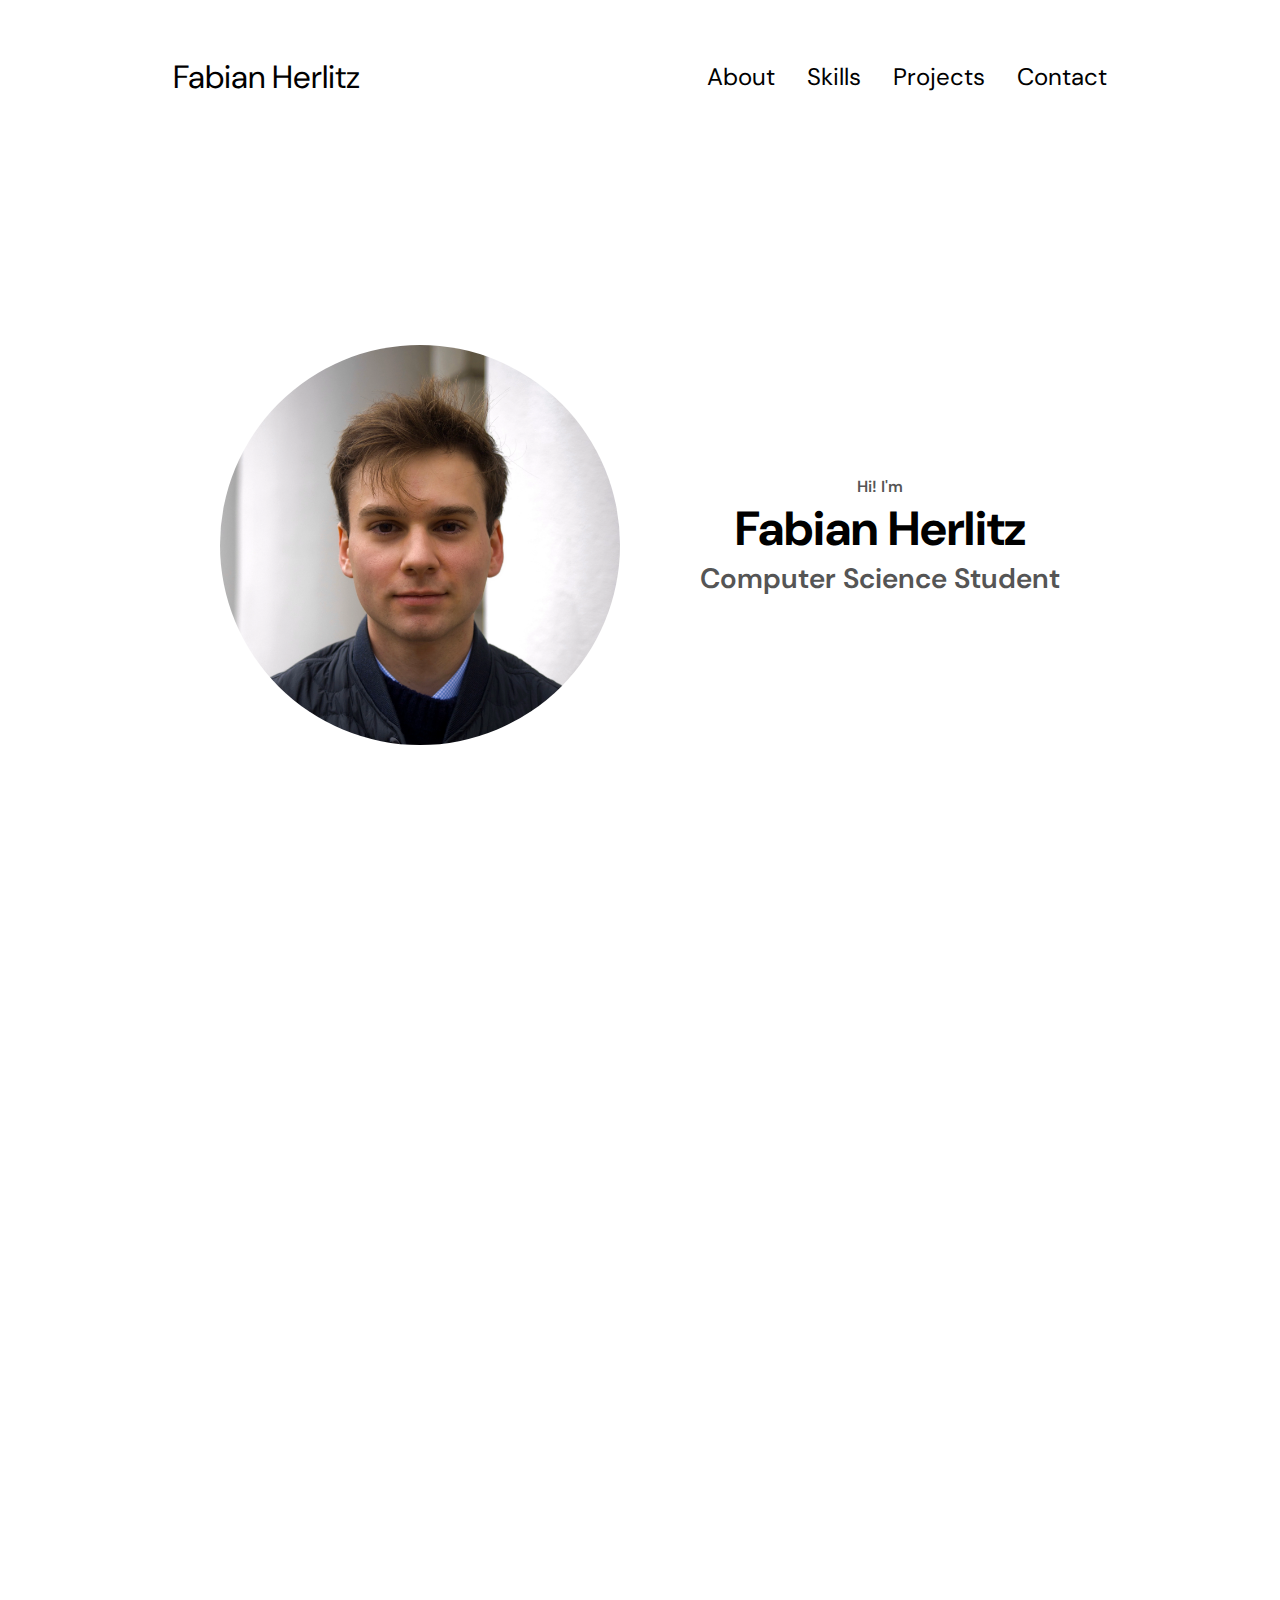
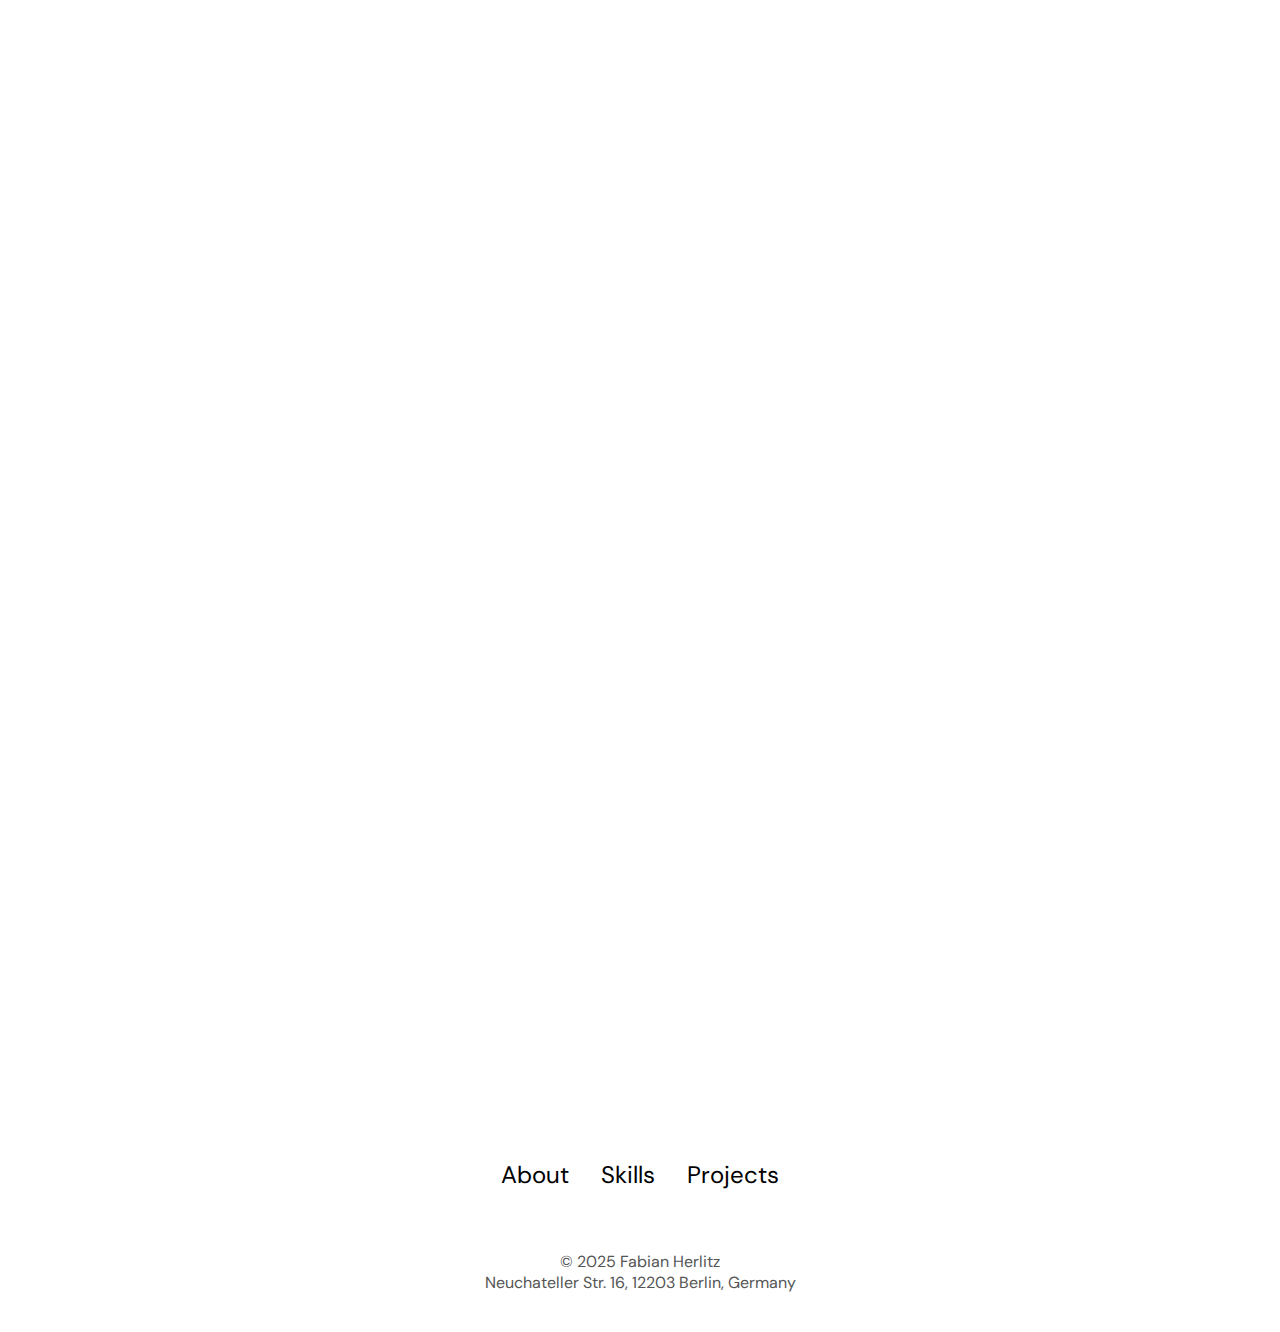
<file: index.html>
<!DOCTYPE html>
<html lang="en">
<head>
    <meta charset="UTF-8">
    <meta name="viewport" content="width=device-width, initial-scale=1.0">
    <link rel="preconnect" href="https://fonts.googleapis.com">
    <link rel="preconnect" href="https://fonts.gstatic.com" crossorigin>
    <link href="https://fonts.googleapis.com/css2?family=DM+Sans:ital,opsz,wght@0,9..40,100..1000;1,9..40,100..1000&display=swap" rel="stylesheet" crossorigin="anonymous">
    <link rel="canonical" href="https://www.fherlitz.com">
    <title>Fabian Herlitz • Computer Science Student</title>
    <meta name="description" content="Computer science student with a talent for quantitative sciences and experience living in three countries.">
    <meta name="theme-color" content="#ffffff">
    <meta name="keywords" content="Fabian Herlitz, Fabian, Herlitz">
    <meta name="author" content="Fabian Herlitz">
    <meta name="robots" content="index, follow">
    <link rel="stylesheet" href="styles.css">
    <link rel="stylesheet" href="media.queries.css"> 
    <!-- Open Graph Meta Tags -->
    <meta property="og:title" content="Fabian Herlitz • Computer Science Student">
    <meta property="og:description" content="Explore the portfolio and skills of Fabian Herlitz, a passionate computer science student.">
    <meta property="og:url" content="https://www.fherlitz.com">
    <meta property="og:site_name" content="Fabian Herlitz">
    <meta property="og:type" content="website">
    <!-- Favicon and Site Icon Links -->
    <link rel="icon" type="image/png" href="favicon/favicon-16x16-new.png" sizes="16x16">
    <link rel="icon" type="image/png" href="favicon/favicon-32x32-new.png" sizes="32x32">
    <link rel="icon" type="image/png" href="favicon/favicon-96x96-new.png" sizes="96x96">
    <link rel="icon" type="image/svg+xml" href="favicon/favicon-new.svg">
    <link rel="shortcut icon" href="favicon/favicon-new.ico">
    <link rel="apple-touch-icon" sizes="180x180" href="favicon/apple-touch-icon-new.png">
    <link rel="manifest" href="favicon/site.webmanifest">
    <!-- Schema Markup -->
    <script type="application/ld+json">
        {
            "@context": "https://schema.org",
            "@type": "Person",
            "@id": "https://www.fherlitz.com#person",
            "name": "Fabian Herlitz Miranda",
            "url": "https://www.fherlitz.com",
            "image": "https://www.fherlitz.com/assets/profile-original.webp",
            "jobTitle": "Computer Science Student",
            "description": "Computer science student with a talent for quantitative sciences, programming, algorithms, and software development.",
            "email": "mailto:hi@fherlitz.com",
            "telephone": "+49 152 34695993",
            "gender": "Male",
            "nationality": "German",
            "birthDate": "2003-06-05",
            "address": {
                "@type": "PostalAddress",
                "streetAddress": "Neuchateller Str. 16",
                "addressLocality": "Berlin",
                "addressRegion": "Berlin",
                "addressCountry": "Germany"
            },
            "alumniOf": {
                "@type": "EducationalOrganization",
                "name": "Freie Universität Berlin",
                "sameAs": "https://www.fherlitz.com/education", 
                "description": "Currently focused on Machine Learning, Spatial Databases, and Software Development. Achieved a preliminary grade average of 1.6."
            },
            "sameAs": [
                "https://www.linkedin.com/in/fherlitz",
                "https://www.instagram.com/fabianherlitz",
                "https://github.com/fherlitz"
            ],
            "knowsLanguage": [
                {
                    "@type": "Language",
                    "name": "German"
                },
                {
                    "@type": "Language",
                    "name": "Spanish"
                },
                {
                    "@type": "Language",
                    "name": "English"
                }
            ],   
            "knowsAbout": [
                "Running", 
                "Drawing", 
                "Photography"
            ],
            "mainEntityOfPage": {
                "@type": "WebPage",
                "@id": "https://www.fherlitz.com"
            }
        }
    </script>        
</head>
<body>
    <!-- NAVIGATION BAR -->
    <nav id="desktop-nav" class="animate">
        <div class="logo">Fabian Herlitz</div>
        <div>
            <ul class="nav-links">
                <li><a href="#about">About</a></li>
                <li><a href="#skills">Skills</a></li>
                <li><a href="#projects">Projects</a></li>
                <li><a href="#contact">Contact</a></li>
            </ul>
        </div>
    </nav>
    <nav id="hamburger-nav">
        <div class="logo animate">Fabian Herlitz</div>
        <div class="hamburger-menu">
            <div class="hamburger-icon animate" onclick="toggleMenu()">
                <span></span>
                <span></span>
                <span></span>
            </div>
            <div id="overlay" class="overlay">
                <div class="overlay-content">
                    <ul class="overlay-links">
                        <li><a href="#about" onclick="toggleMenu()">About</a></li>
                        <li><a href="#skills" onclick="toggleMenu()">Skills</a></li>
                        <li><a href="#contact" onclick="toggleMenu()">Contact</a></li>
                        <li><a href="#projects" onclick="toggleMenu()">Projects</a></li>
                    </ul>
                </div>
            </div>
        </div>
    </nav>
    <!-- START SECTION -->
    <section id="profile" class="animate">
        <div class="section__pic-container">
            <picture>
                <source srcset="assets/profile-800.webp" media="(max-width: 1200px)">
                <source srcset="assets/profile-original.webp" media="(min-width: 1201px)">
                <img src="assets/profile-original.webp" alt="Fabian Herlitz profile picture" class="profile-pic">
              </picture>              
        </div>
        <div class="section__text">
            <p class="section__text__p1">Hi! I'm</p>
            <h1 class="title">Fabian Herlitz</h1>
            <p class="section__text__p2">Computer Science Student</p>
        </div>
    </section>
    <!-- ABOUT SECTION -->
    <section id="about" class="animate">
        <p class="section__text__p1">Get To Know More</p>
        <h1 class="title">About Me</h1>
        <div class="section-container">
            <div class="section__pic-container">
                <picture>
                    <source srcset="assets/about-800.webp" media="(max-width: 1200px)">
                    <source srcset="assets/about-original.webp" media="(min-width: 1201px)">
                    <img src="assets/about-original.webp" alt="Profile picture" class="about-pic" loading="lazy">
                  </picture>                  
            </div>
            <div class="about-details-container">
                <div class="about-containers">
                    <div class="details-container">
                        <img src="assets/education.webp" alt="Education icon" class="icon" loading="lazy">
                        <h2>Education</h3>
                        <p>Bachelor of Computer Science (2022 - Present)</p> 
                        <ul>
                            <li>Currently in my fifth semester at Freie Universität Berlin</li>
                        </ul>
                    </div>
                </div>
                <div class="text-container">
                    <p>Computer science student with a talent for quantitative sciences
                        and experience living in three countries. Skilled in programming,
                        algorithms and software development, bringing a solid foundation
                        in these areas. I am eager to contribute to a dynamic team,
                        applying my knowledge to solve challenges in this field.</p>
                        <br>
                    <p>Some of my interests are Running - Enthusiastic Member
                        of Adidas runners Berlin, I enjoy
                        running to stay active and clear my
                        mind,
                        Language Learning - Passionate
                        about learning new
                        programming languages,
                        Art - Casual artist, finding joy and
                        relaxation in drawing</p>
                </div>
            </div>
        </div>
        <img src="assets/arrow.webp" alt="Arrow icon" class="icon arrow" onclick="location.href='./#skills'" loading="lazy">
    </section>
    <!-- SKILLS SECTION -->
    <section id="skills" class="animate">
        <p class="section__text__p1">Explore My</p>
        <h1 class="title">Skills</h1>
        <div class="skills-details-container">
            <div class="about-containers">
                <div class="details-container">
                    <h2 class="skills-sub-title">Procifient</h2>
                    <div class="article-container">
                        <article>
                            <img src="assets/checkmark.webp" alt="Skills icon" class="icon" loading="lazy">
                            <div>
                                <h3>Python</h3>
                                <p>Daily use, very familiar with</p>
                            </div>
                        </article>
                        <article>
                            <img src="assets/checkmark.webp" alt="Skills icon" class="icon" loading="lazy">
                            <div>
                                <h3>C</h3>
                                <p>Experienced with projects</p>
                            </div>
                        </article>
                        <article>
                            <img src="assets/checkmark.webp" alt="Skills icon" class="icon" loading="lazy">
                            <div>
                                <h3>Haskell</h3>
                                <p>Experienced with projects</p>
                            </div>
                        </article>
                        <article>
                            <img src="assets/checkmark.webp" alt="Skills icon" class="icon" loading="lazy">
                            <div>
                                <h3>SQL</h3>
                                <p>Experienced with projects and PostgreSQL</p>
                            </div>
                        </article>
                    </div>
                </div>
                <div class="details-container">
                    <h2 class="skills-sub-title">Competent</h2>
                    <div class="article-container">
                        <article>
                            <img src="assets/checkmark.webp" alt="Skills icon" class="icon" loading="lazy">
                            <div>
                                <h3>Java</h3>
                                <p>Comfortable with</p>
                            </div>
                        </article>
                        <article>
                            <img src="assets/checkmark.webp" alt="Skills icon" class="icon" loading="lazy">
                            <div>
                                <h3>HTML</h3>
                                <p>Experience through this website</p>
                            </div>
                        </article>
                        <article>
                            <img src="assets/checkmark.webp" alt="Skills icon" class="icon" loading="lazy">
                            <div>
                                <h3>CSS</h3>
                                <p>Experience through this website</p>
                            </div>
                        </article>
                    </div>
                </div>
                <div class="details-container">
                    <h2 class="skills-sub-title">Essentials</h2>
                    <div class="article-container">
                        <article>
                            <img src="assets/checkmark.webp" alt="Skills icon" class="icon" loading="lazy">
                            <div>
                                <h3>JavaScript</h3>
                                <p>Experimenting with</p>
                            </div>
                        </article>
                        <article>
                            <img src="assets/checkmark.webp" alt="Skills icon" class="icon" loading="lazy">
                            <div>
                                <h3>Dart</h3>
                                <p>Currently learning</p>
                            </div>
                        </article>
                    </div>
                </div>
            </div>
        </div>
        <img src="assets/arrow.webp" alt="Arrow icon" class="icon arrow" onclick="location.href='./#projects'" loading="lazy">
    </section>
    <!-- PROJECTS SECTION -->
    <section id="projects" class="animate">
        <p class="section__text__p1">Take a look at my</p>
        <h1 class="title">Projects</h1>
        <div class="projects-container">
            <div class="projects-box" data-modal-target="#modal1">
                <h2>BeLIFE Project</h2>
                <p>
                    Contributor to a software development project to improve 
                    the Future Security Lab's technical infrastructure, focusing 
                    on system administration, interface development, and optimizing 
                    the user experience. Implemented a Centralized shutdown of all 
                    devices with the click of a button as well as a fully functional 
                    website to manage their events
                </p>
            </div>
            <div class="projects-box" data-modal-target="#modal2">
                <h2>Timebreak Recorder</h2>
                <p>
                    Currently in the development of a flutter App that monitors 
                    satellite and accelerometer data in real time to detect 
                    events based on movement peaks, recording position, precise 
                    time (GNSS UTC), and impact axis, with manual validation and 
                    data export for analysis in the field of geophysics
                </p>
            </div>
            <div class="projects-box" data-modal-target="#modal3">
                <h2>Green Belt Timeline</h2>
                <p>
                    The Green Belt in England is an urban planning strategy to 
                    limit the uncontrolled expansion of cities and to preserve 
                    open landscapes around urban areas. Created a website to 
                    visually see the evolution of this spatial data over the 
                    years with the help of the Frameworks Vue.js, Leaflet.js, 
                    Bootstrap as well as QGIS and PostgreSQL
                </p>
            </div>
        </div>
        <img src="assets/arrow.webp" alt="Arrow icon" class="icon arrow" onclick="location.href='./#contact'" loading="lazy">
    </section>

    <!-- Modals -->
    <div class="modal" id="modal1">
        <div class="modal-content">
        <span class="close" data-close>&times;</span>
        <h3>BeLIFE Project</h3>
        <p>
            Contributor to a software development project to improve 
            the Future Security Lab's technical infrastructure, focusing 
            on system administration, interface development, and optimizing 
            the user experience. Implemented a Centralized shutdown of all 
            devices with the click of a button as well as a fully functional 
            website to manage their events
        </p>
        </div>
    </div>
    <div class="modal" id="modal2">
        <div class="modal-content">
        <span class="close" data-close>&times;</span>
        <h3>Timebreak Recorder</h3>
        <p>
            Currently in the development of a flutter App that monitors 
            satellite and accelerometer data in real time to detect 
            events based on movement peaks, recording position, precise 
            time (GNSS UTC), and impact axis, with manual validation and 
            data export for analysis in the field of geophysics
        </p>
        </div>
    </div>
    <div class="modal" id="modal3">
        <div class="modal-content">
        <span class="close" data-close>&times;</span>
        <h3>Green Belt Timeline</h3>
        <p>
            The Green Belt in England is an urban planning strategy to 
            limit the uncontrolled expansion of cities and to preserve 
            open landscapes around urban areas. Created a website to 
            visually see the evolution of this spatial data over the 
            years with the help of the Frameworks Vue.js, Leaflet.js, 
            Bootstrap as well as QGIS and PostgreSQL
        </p>
        <a href="https://fherlitz.com/green_belt_timeline/">Click here to see more</a>
        </div>
    </div>
    
    <!-- CONTACT SECTION -->
    <section id="contact" class="animate">
        <p class="section__text__p1">Get in Touch</p>
        <h1 class="title">Contact Me</h1>
        <div class="contact-info-upper-container">
            <div class="contact-info-container">
                <img src="assets/email.webp" alt="email icon" class="icon email-icon" loading="lazy">
                <p><a href="mailto:hi@fherlitz.com">hi@fherlitz.com</a></p>
            </div>
            <div class="contact-info-container">
                <img src="assets/phone.webp" alt="phone icon" class="icon phone-icon" loading="lazy">
                <p><a href="tel:+4915234695993">+49 152 34695993</a></p>
            </div>
        </div>
    </section>
    <footer>
        <nav>
            <div class="nav-links-container">
                <ul class="nav-links">
                    <li><a href="#about">About</a></li>
                    <li><a href="#skills">Skills</a></li>
                    <li><a href="#projects">Projects</a></li>
                </ul>
            </div>
        </nav>
        <p>&#169; 2025 Fabian Herlitz</p>
        <p>Neuchateller Str. 16, 12203 Berlin, Germany</p>
    </footer>
    <script src="script.js" defer></script>
</body>
</html>
</file>
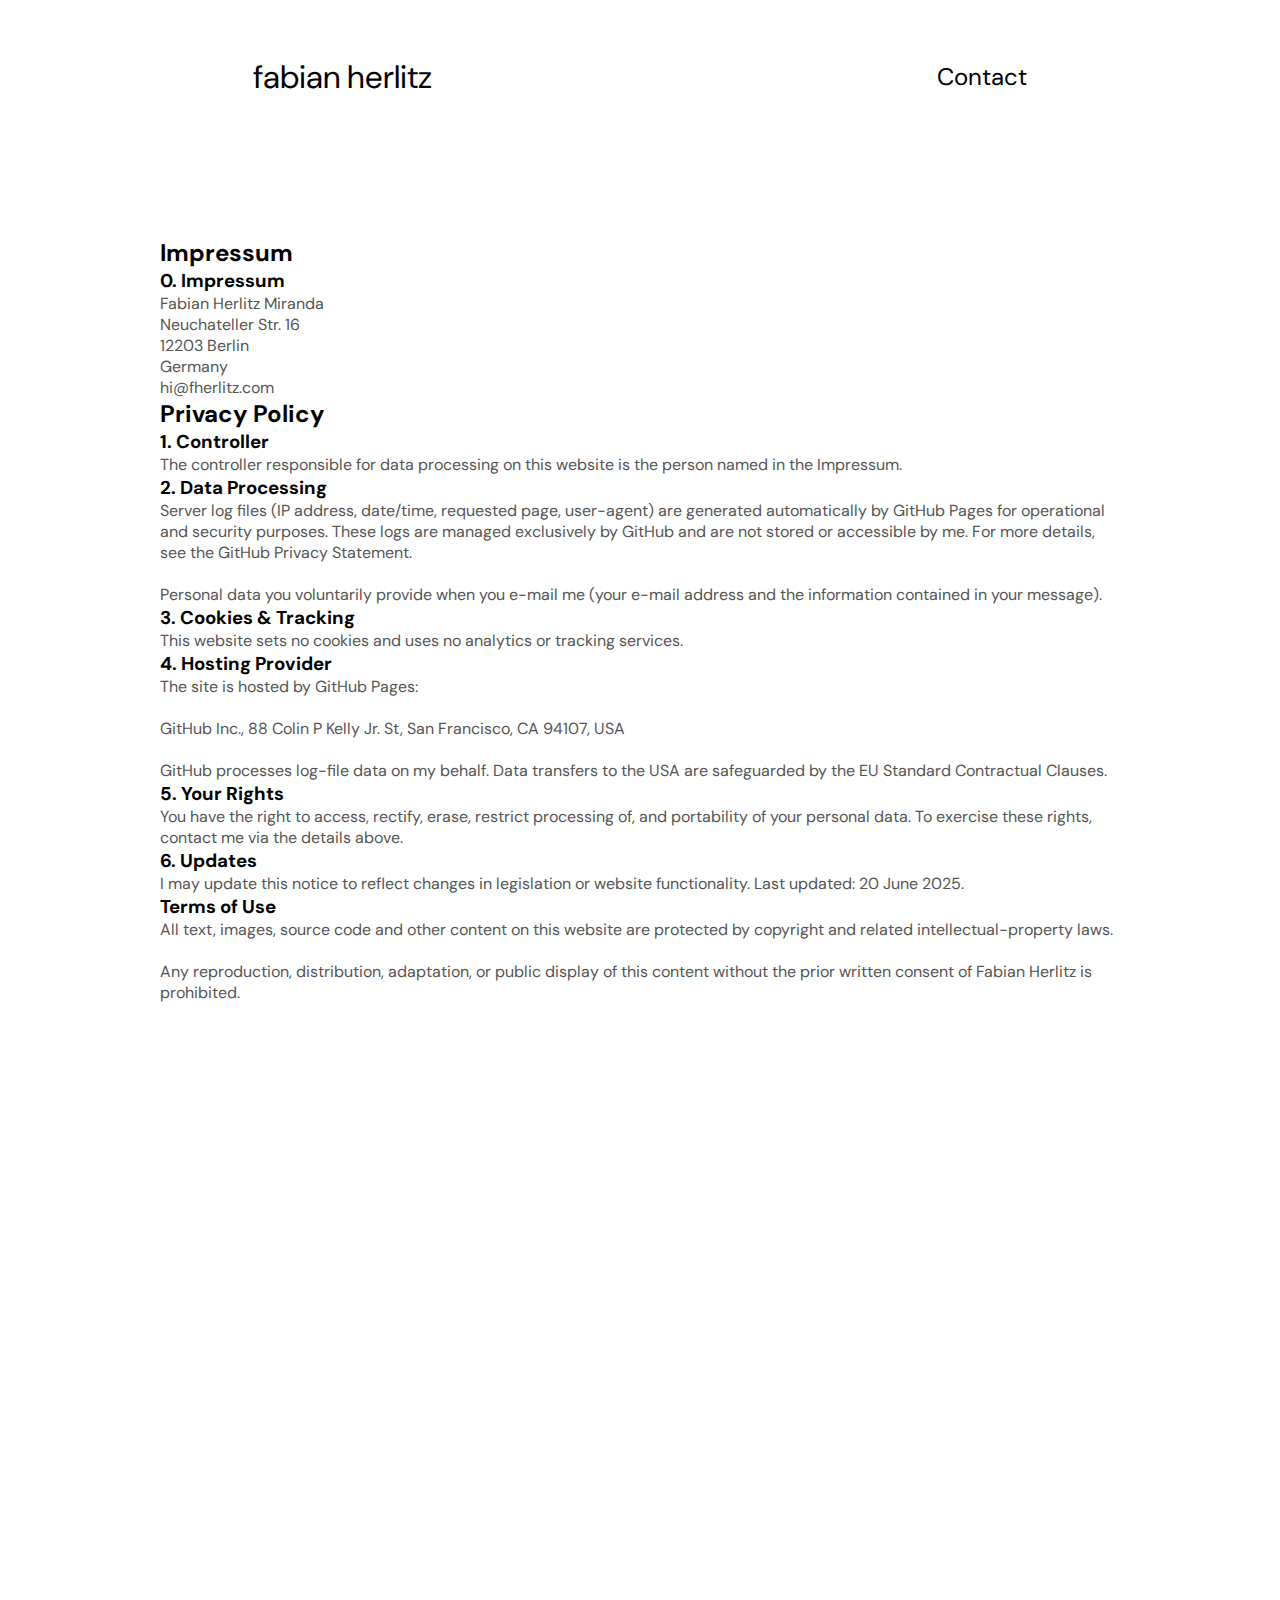
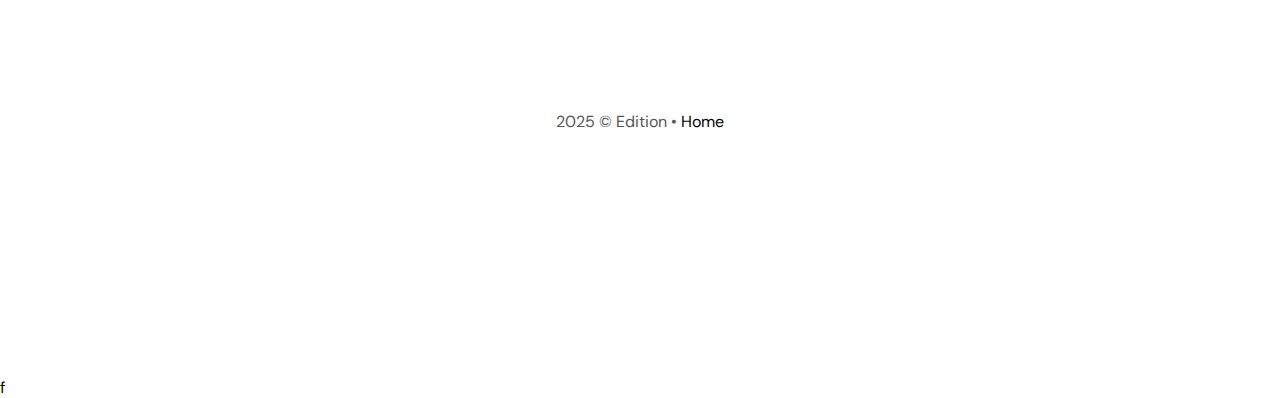
<file: legal/index.html>
<!DOCTYPE html>
<html lang="en">
<head>
    <meta charset="UTF-8">
    <meta name="viewport" content="width=device-width, initial-scale=1.0">
    <meta name="robots" content="noindex">
    <title>Legal Notice • Fabian Herlitz</title>
    <link rel="stylesheet" href="../styles.css">
    <link rel="stylesheet" href="../media.queries.css">
</head>
<body>
    <!-- NAVIGATION BAR -->
    <nav id="desktop-nav">
        <a href="/" class="logo logo-main">fabian herlitz</a>
        <div>
            <ul class="nav-links">
                <li><a href="#contact">Contact</a></li>
            </ul>
        </div>
    </nav>

    <section id="legal">    
        <!-- IMPRESSUM -->
        <h2 class="category-title" style="margin-top:3rem;">Impressum</h2>
        <div class="legal-item">
            <h3 class="legal-subtitle">0. Impressum</h3>
            <ul class="skill-items">
                <li class="skill-item">
                    Fabian Herlitz Miranda<br>
                    Neuchateller Str. 16<br>
                    12203 Berlin<br>
                    Germany<br>
                    hi@fherlitz.com
                </li>
            </ul>
        </div>
        <!-- PRIVACY POLICY -->
        <h2 class="category-title">Privacy Policy</h2>
        <div class="legal-item">
            <h3 class="legal-subtitle">1. Controller</h3>
            <ul class="skill-items">
                <li class="skill-item">The controller responsible for data processing on this website is the person named in the Impressum.</li>
            </ul>
        </div>

        <div class="legal-item">
            <h3 class="legal-subtitle">2. Data Processing</h3>
            <ul class="skill-items">
                <li class="skill-item">Server log files (IP address, date/time, requested page, user-agent) are generated automatically by GitHub Pages for operational and security purposes. These logs are managed exclusively by GitHub and are not stored or accessible by me. For more details, see the GitHub Privacy Statement.<br><br>Personal data you voluntarily provide when you e-mail me (your e-mail address and the information contained in your message).</li>
            </ul>
        </div>

        <div class="legal-item">
            <h3 class="legal-subtitle">3. Cookies & Tracking</h3>
            <ul class="skill-items">
                <li class="skill-item">This website sets no cookies and uses no analytics or tracking services.</li>
            </ul>
        </div>

        <div class="legal-item">
            <h3 class="legal-subtitle">4. Hosting Provider</h3>
            <ul class="skill-items">
                <li class="skill-item">The site is hosted by GitHub Pages:<br><br>GitHub Inc., 88 Colin P Kelly Jr. St, San Francisco, CA 94107, USA<br><br>GitHub processes log-file data on my behalf. Data transfers to the USA are safeguarded by the EU Standard Contractual Clauses.</li>
            </ul>
        </div>

        <div class="legal-item">
            <h3 class="legal-subtitle">5. Your Rights</h3>
            <ul class="skill-items">
                <li class="skill-item">You have the right to access, rectify, erase, restrict processing of, and portability of your personal data. To exercise these rights, contact me via the details above.</li>
            </ul>
        </div>

        <div class="legal-item">
            <h3 class="legal-subtitle">6. Updates</h3>
            <ul class="skill-items">
                <li class="skill-item">I may update this notice to reflect changes in legislation or website functionality. Last updated: 20 June 2025.</li>
            </ul>
        </div>

        <div class="legal-item">
            <h3 class="legal-subtitle">Terms of Use</h3>
            <ul class="skill-items">
                <li class="skill-item">
                    All text, images, source code and other content on this website are protected by copyright and related intellectual-property laws.<br><br>
                    Any reproduction, distribution, adaptation, or public display of this content without the prior written consent of Fabian Herlitz is prohibited.</li>
            </ul>
        </div>
    </section>

    <section id="contact" class="animate">
        <div class="contact-container">
            <h1 class="contact-title">Inquiry</h1>
            <a href="mailto:hi@fherlitz.com" class="contact-email">hi@fherlitz.com</a>
        </div>
    </section>

    <footer style="text-align:center; padding:4rem 0 2rem 0;">
        <p>2025 &#169; Edition • <a href="/">Home</a></p>
    </footer>

    <a href="#" class="home-button"><span>f</span></a>
    <script src="../script.js" defer></script>
</body>
</html>
</file>
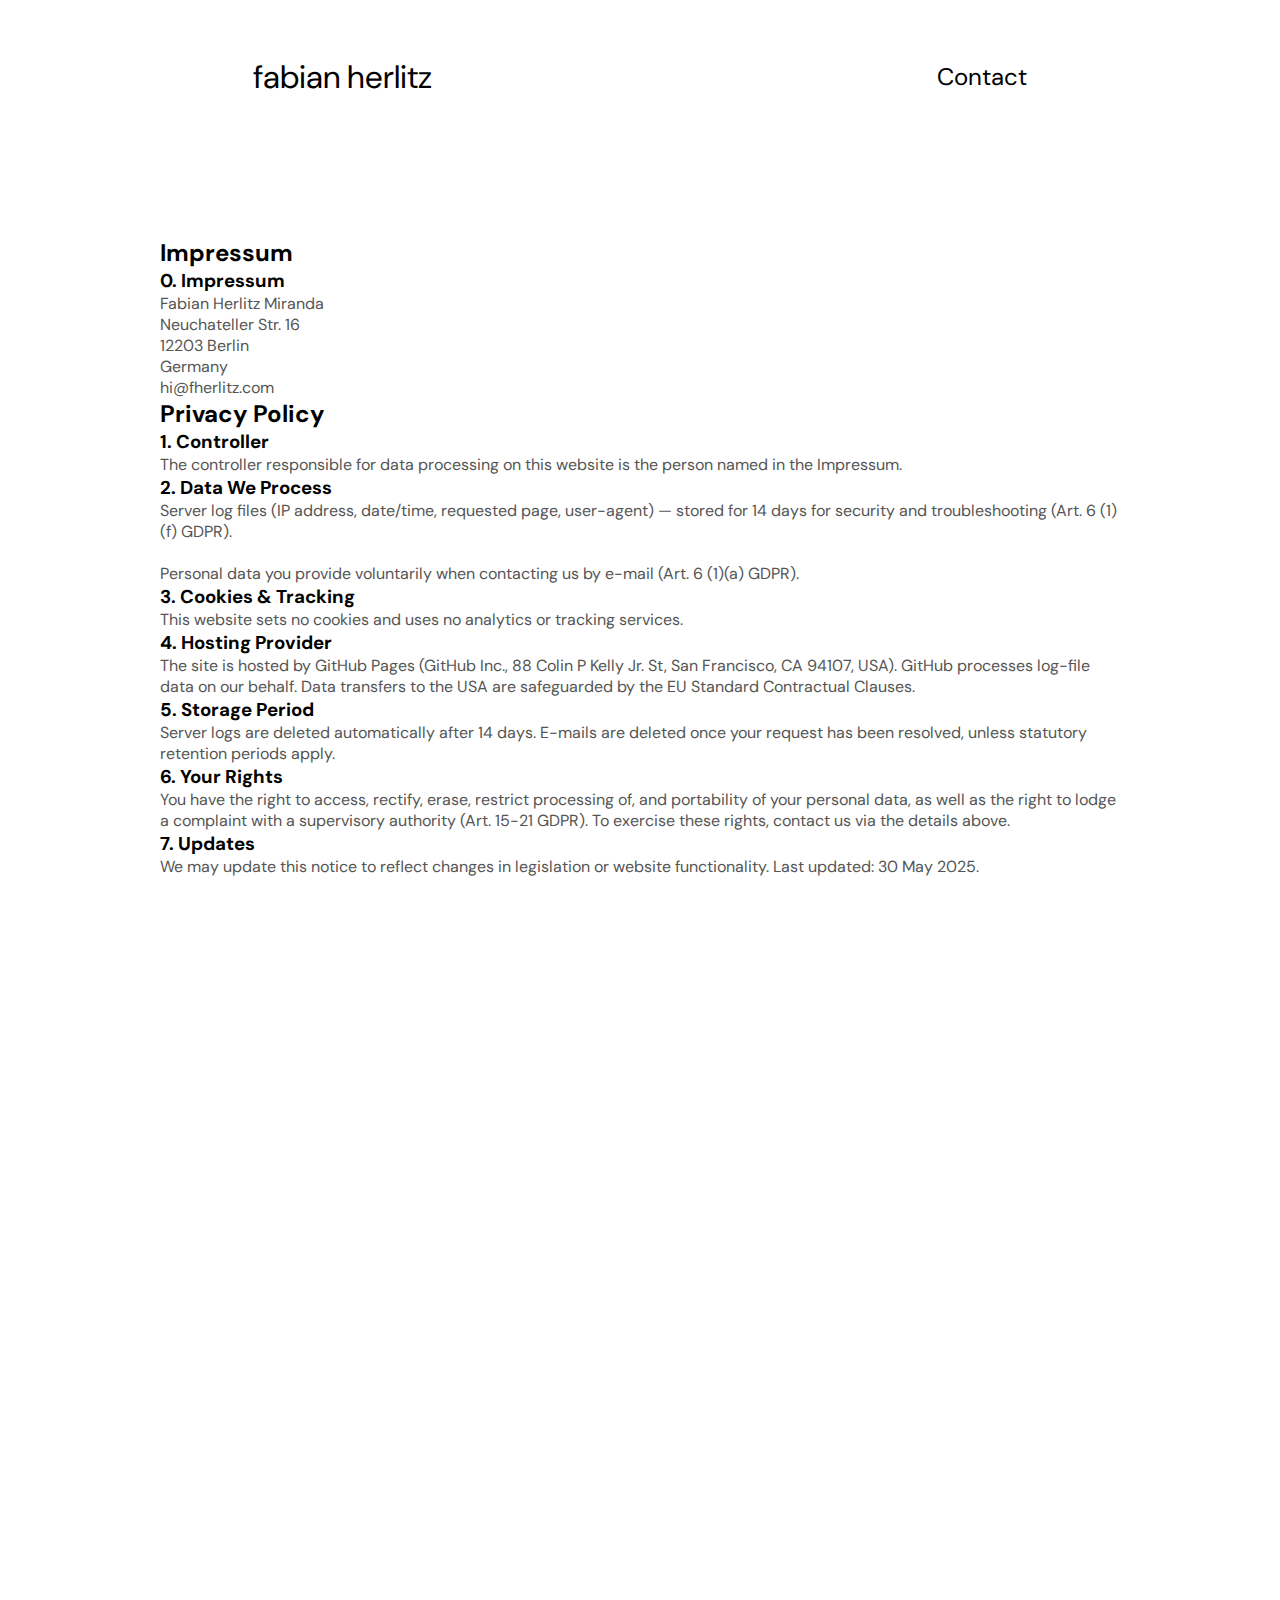
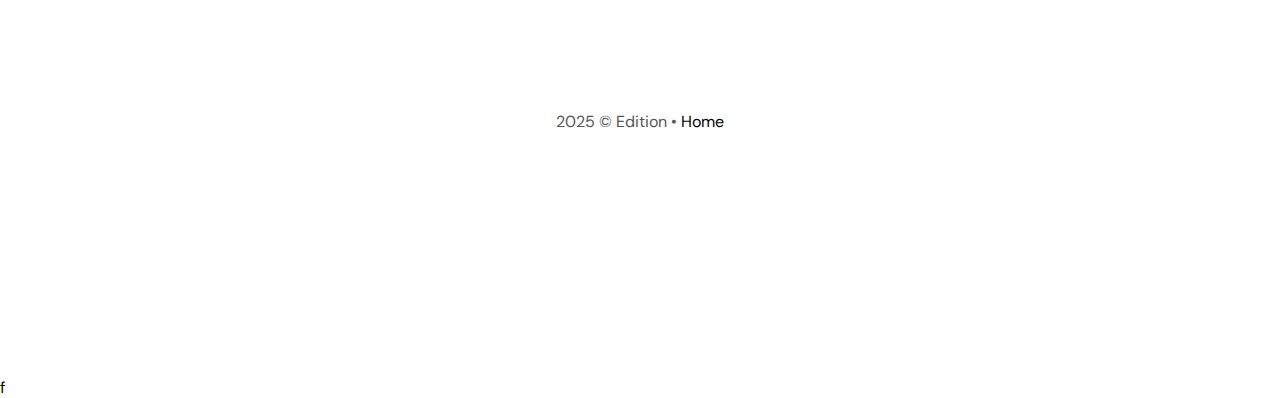
<file: legal.html>
<!DOCTYPE html>
<html lang="en">
<head>
    <meta charset="UTF-8">
    <meta name="viewport" content="width=device-width, initial-scale=1.0">
    <meta name="robots" content="noindex">
    <title>Legal Notice • Fabian Herlitz</title>
    <link rel="stylesheet" href="styles.css">
    <link rel="stylesheet" href="media.queries.css">
</head>
<body>
    <!-- NAVIGATION BAR -->
    <nav id="desktop-nav">
        <a href="/" class="logo logo-main">fabian herlitz</a>
        <div>
            <ul class="nav-links">
                <li><a href="#contact">Contact</a></li>
            </ul>
        </div>
    </nav>

    <section id="legal">    
        <!-- IMPRESSUM -->
        <h2 class="category-title" style="margin-top:3rem;">Impressum</h2>
        <div class="legal-item">
            <h3 class="legal-subtitle">0. Impressum</h3>
            <ul class="skill-items">
                <li class="skill-item">
                    Fabian Herlitz Miranda<br>
                    Neuchateller Str. 16<br>
                    12203 Berlin<br>
                    Germany<br>
                    hi@fherlitz.com
                </li>
            </ul>
        </div>
        <!-- PRIVACY POLICY -->
        <h2 class="category-title">Privacy Policy</h2>
        <div class="legal-item">
            <h3 class="legal-subtitle">1. Controller</h3>
            <ul class="skill-items">
                <li class="skill-item">The controller responsible for data processing on this website is the person named in the Impressum.</li>
            </ul>
        </div>

        <div class="legal-item">
            <h3 class="legal-subtitle">2. Data We Process</h3>
            <ul class="skill-items">
                <li class="skill-item">Server log files (IP address, date/time, requested page, user-agent) — stored for 14 days for security and troubleshooting (Art. 6 (1)(f) GDPR).<br><br>Personal data you provide voluntarily when contacting us by e-mail (Art. 6 (1)(a) GDPR).</li>
            </ul>
        </div>

        <div class="legal-item">
            <h3 class="legal-subtitle">3. Cookies & Tracking</h3>
            <ul class="skill-items">
                <li class="skill-item">This website sets no cookies and uses no analytics or tracking services.</li>
            </ul>
        </div>

        <div class="legal-item">
            <h3 class="legal-subtitle">4. Hosting Provider</h3>
            <ul class="skill-items">
                <li class="skill-item">The site is hosted by GitHub Pages (GitHub Inc., 88 Colin P Kelly Jr. St, San Francisco, CA 94107, USA). GitHub processes log-file data on our behalf. Data transfers to the USA are safeguarded by the EU Standard Contractual Clauses.</li>
            </ul>
        </div>

        <div class="legal-item">
            <h3 class="legal-subtitle">5. Storage Period</h3>
            <ul class="skill-items">
                <li class="skill-item">Server logs are deleted automatically after 14 days. E-mails are deleted once your request has been resolved, unless statutory retention periods apply.</li>
            </ul>
        </div>

        <div class="legal-item">
            <h3 class="legal-subtitle">6. Your Rights</h3>
            <ul class="skill-items">
                <li class="skill-item">You have the right to access, rectify, erase, restrict processing of, and portability of your personal data, as well as the right to lodge a complaint with a supervisory authority (Art. 15-21 GDPR). To exercise these rights, contact us via the details above.</li>
            </ul>
        </div>

        <div class="legal-item">
            <h3 class="legal-subtitle">7. Updates</h3>
            <ul class="skill-items">
                <li class="skill-item">We may update this notice to reflect changes in legislation or website functionality. Last updated: 30 May 2025.</li>
            </ul>
        </div>

        <!-- TERMS LINK PLACEHOLDER -->
        <!-- If you later add Terms & Conditions, you can reference them here. -->
    </section>

    <!-- CONTACT SECTION -->
    <section id="contact" class="animate">
        <div class="contact-container">
            <h1 class="contact-title">Inquiry</h1>
            <a href="mailto:hi@fherlitz.com" class="contact-email">hi@fherlitz.com</a>
        </div>
    </section>

    <footer style="text-align:center; padding:4rem 0 2rem 0;">
        <p>2025 &#169; Edition • <a href="/">Home</a></p>
    </footer>

    <a href="#" class="home-button"><span>f</span></a>
    <script src="script.js" defer></script>
</body>
</html>
</file>
<file: styles.css>
/*** GENERAL ***/
@import url('https://fonts.googleapis.com/css2?family=DM+Sans:ital,opsz,wght@0,9..40,100..1000;1,9..40,100..1000&display=swap');

* {
    margin: 0;
    padding: 0;
}

body {
    font-family: "DM Sans", sans-serif;
    font-optical-sizing: auto;
    font-weight: 400;
    font-style: normal;
}

html {
    scroll-behavior: smooth;
}

p, li {
    color: rgb(85, 85, 85);
    font-weight: 400;
}

li {
    list-style: none;
}

/* Transition */
a { 
    transition: all 300ms ease;
}

/* Animation */
.animate {
    opacity: 0;
    transform: translateY(20px);
    transition: opacity 0.6s ease-out, transform 0.6s ease-out;
}
.animate.show {
    opacity: 1;
    transform: translateY(0);
}

/* DEKTOP NAV */
nav, .nav-links {
    display: flex;
}

nav {
    justify-content: space-around;
    align-items: center;
    height: 17vh; /* It takes 17% of the entire page */
}

.nav-links {
    gap: 2rem;
    list-style: none;
    font-size: 1.5rem;
}

/* Links */
a {
    color: black;
    text-decoration: none;
    text-decoration-color: white;
    transition: color 300ms ease;
}

a:hover {
    color: gray;
    text-decoration: underline wavy rgb(181, 181, 181);
    text-underline-offset: 0.5rem;
}

/* My name */
.logo {
    font-size: 2rem;
}

.logo:hover {
    cursor: default;
}

/* HAMBURGER MENU */
#hamburger-nav {
    display: none;
}

.hamburger-menu {
    position: relative;
    display: inline-block;
}

.hamburger-icon {
    display: flex;
    flex-direction: column;
    justify-content: space-between;
    height: 24px;
    width: 30px;
    cursor: pointer;
}

.hamburger-icon span {
    width: 100%;
    height: 2px;
    background-color: black;
    transition: all 0.3s ease-in-out;
}

/* JS function moves the toggle symbol */
.hamburger-icon.open span:first-child {
    transform: rotate(45deg) translate(10px, 5px);
}

.hamburger-icon.open span:nth-child(2) {
    opacity: 0;
}

.hamburger-icon.open span:last-child {
    transform: rotate(-45deg) translate(10px, -5px);
}

.hamburger-icon span:first-child {
    transform: none;
}

.hamburger-icon span:first-child {
    opacity: 1;
}

.hamburger-icon span:first-child {
    transform: none;
}

/* Overlay Menu Styles */
.overlay {
    position: fixed; 
    top: 0;
    left: 0;
    width: 100%;
    height: 100%;
    background-color: rgba(0, 0, 0, 0.4); 
    backdrop-filter: blur(5px); 
    -webkit-backdrop-filter: blur(5px);
    opacity: 0; 
    visibility: hidden; 
    display: flex;
    justify-content: center; 
    align-items: center; 
    z-index: 1000; 
    transition: opacity 0.5s ease, visibility 0.5s ease; 
    will-change: opacity, visibility, backdrop-filter;
}

.overlay.active {
    opacity: 1;
    visibility: visible; 
}

.overlay-content {
    text-align: center;
}

.overlay-links {
    list-style: none;
    padding: 0;
}

.overlay-links li {
    margin: 20px 0;
}

.overlay-links a {
    color: white;
    font-size: 2rem;
    text-decoration: none;
}

.overlay-links a {
    transition: all 300ms ease;
}

.overlay-links a:hover {
    color: gray; 
}

/*** SECTIONS ***/
section {
    padding-top: 4vh;
    height: 96vh;
    margin: 0 10rem;
    box-sizing: border-box;
    min-height: fit-content;
}

.section-container {
    display: flex;
}

/*** PROFILE SECTION ***/
#profile {
    display: flex;
    justify-content: center;
    gap: 5rem;
    height: 80vh;
}

.section__pic-container {
    display: flex;
    height: 400px;
    width: 400px;
    margin: auto 0;
}

.section__text {
    align-self: center;
    text-align: center;
}

.section__text p {
    font-weight: 600;
}

.section__text__p1 {
    text-align: center;
}

.section__text__p2 {
    font-size: 1.75rem;
    margin-bottom: 1rem;
}

.title {
    font-size: 3rem;
    text-align: center;
}

#socials-container {
    display: flex;
    justify-content: center;
    margin-top: 1rem;
    gap: 1rem;
}

/* Icons */
.icon {
    cursor: pointer;
    height: 2rem;
    width: 2rem;
  }

/*** ABOUT SECTION ***/
#about {
    position: relative;
}

.about-containers {
    gap: 2rem;
    margin-bottom: 2rem;
    margin-top: 2rem;
}

.about-details-container {
    justify-content: center;
    flex-direction: column;
    padding: 6rem;
}

.about-containers, .about-details-container {
    display: flex;
}

.about-pic, .profile-pic {
    border-radius: 50%;
    width: 25rem; 
    height: 25rem;
}

.arrow {
    position: absolute;
    right: -5rem;
    bottom: 2.5rem;
}

.details-container {
    padding: 1.5rem;
    flex: 1;
    text-align: center;
}

.section-container {
    gap: 4rem;
    height: 80%;
}

.section__pic-container {
    height: 400px;
    width: 400px;
    margin: auto 0;
}

/*** SKILLS SECTION ***/
#skills {
    position: relative;
}

.skills-sub-title {
    color: rgb(85, 85, 85);
    font-weight: 600;
    font-size: 1.75rem;
    margin-bottom: 2rem;
}

.skills-details-container {
    display: flex;
    justify-content: center;
    flex-direction: column;
    margin-top: 5rem;
}

.article-container {
    display: flex;
    text-align: initial;
    flex-wrap: wrap;
    flex-direction: row;
    gap: 2.5rem;
    justify-content: space-around;
}

article {
    display: flex;
    width: 10rem;
    justify-content: space-around;
    gap: 0.5rem;
}

article .icon {
    cursor: default;
}

/*** PROJECTS SECTION ***/
#projects {
    position: relative;
    display: flex;
    justify-content: center;
    flex-direction: column;
    margin-top: 5rem;
}

.projects-container {
    grid-template-columns: repeat(auto-fill, minmax(200px, 1fr));
    gap: 1rem;
    max-width: 900px;
    margin: 0 auto;
    padding: 1rem;
}
  
.projects-box {
    background-color: #f5f5f5;
    padding: 1.5rem;
    border-radius: 0.5rem;
    margin: 2rem;
    cursor: pointer;            
    transition: transform 0.2s ease-in-out; 
    box-shadow: 0 2px 5px rgba(0,0,0,0.1);
}
  
.projects-box:hover {
    transform: scale(1.03);
}
  
.projects-box h2 {
    margin-top: 0;
    margin-bottom: 0.5rem;
}
  
.modal {
    position: fixed; 
    top: 0;
    left: 0;
    width: 100%;
    height: 100%;
    display: flex;
    justify-content: center;
    align-items: center;
    z-index: 999; 
    background-color: rgba(0,0,0,0.2); 
    justify-content: center; 
    align-items: center; 
    opacity: 0;
    pointer-events: none;
    transition: opacity 0.3s ease, transform 0.3s ease;
}
  
.modal-content {
    background-color: #fff;
    max-width: 600px;
    width: 90%;
    padding: 2rem;
    border-radius: 0.5rem;
    position: relative;
}
  
.close {
    position: absolute;
    top: 0.5rem;
    right: 1rem;
    font-size: 1.5rem;
    cursor: pointer;
}
  
.modal.active {
    opacity: 1;
    pointer-events: auto;
}  

/*** CONTACT SECTION ***/
#contact {
    display: flex;
    justify-content: center;
    flex-direction: column;
    height: 70vh;
}

.contact-info-upper-container {
    display: flex;
    justify-content: center;
    border-radius: 2rem;
    border: rgb(53, 53, 53) 0.1rem solid;
    border-color: rgb(163, 163, 163);
    background: rgb(250, 250, 250);
    margin: 2rem auto;
    padding: 0.5rem;
}

.contact-info-container {
    display: flex;
    align-items: center;
    justify-content: center;
    gap: 0.5rem;
    margin: 1rem;
}

.contact-info-container p {
    font-size: larger;
}

.contact-icon {
    cursor: default;
}

.email-icon {
    height: 2.5rem;
    width: 2.5rem;
}

/*** FOOTER SECTION ***/
footer {
    height: 26vh;
    margin: 0 1rem;
}

footer p {
    text-align: center;
}
</file>
<file: media.queries.css>
/* For when the display is smaller than 1400px*/
@media screen and (max-width: 1400px) {
    #profile {
        height: 83vh;
        margin-bottom: 6rem;
    }

    .about-containers {
        flex-wrap: wrap;
    }
}

/* For when the display is smaller than 1200px, the desktop nav won't be shown, but the hamburger*/
@media screen and (max-width: 1200px) {
    #desktop-nav {
        display: none;
    }

    #hamburger-nav {
        display: flex;
    }

    #about, #skills, #projects, #contact {
        padding-bottom: 20vh;
    }

    #skills, .skills-details-container {
        margin-top: 2rem;
    }

    #profile, .section-container {
        display: block;
    }

    .arrow {
        display: none;
    }

    section, .section-container {
        height: fit-content;
    }

    section {
        margin: 0 5%;
    }

    .section__pic-container {
        width: 275px;
        height: 275px;
        margin: 5vh auto 2rem;
    }
    
    .about-details-container {
        padding-top: 0rem;
    }

    .about-containers {
        margin-top: 0;
        padding-top: 10vh;
    }

    .about-pic, .profile-pic {
        width: 100%; 
        height: auto;
    }
}

/* For when the display is smaller than 600px */
@media screen and (max-width: 600px) {
    #contact, footer {
        height: 40vh;
    }

    #profile {
        height: 83vh;
        margin-bottom: 0;
    }

    article {
        font-size: 1rem;
    }

    /* tackles the nav inside of the footer */
    footer nav {
        height: fit-content;
        margin-bottom: 2rem;
    }

    .about-containers, .contact-info-upper-container, .btn.container {
        flex-wrap: wrap;
    }

    .about-containers, .text-container {
        width: 250px;
        align-self: center;
    }

    .contact-info-upper-container {
        gap: 0.5rem;
    }

    .contact-info-container {
        margin: 0;
    }

    .contact-info-container p, .nav-links li a {
        font-size: 1rem;
    }

    .skills-sub-title {
        font-size: 1.25rem;
    }

    .logo {
        font-size: 1.5rem;
    }

    .nav-links {
        flex-direction: column;
        gap: 0.5rem;
        text-align: center;
    }

    .section__pic-container {
        width: 60%;     
        height: auto; 
        justify-content: center;
        margin-top: 5vh;
    }

    .section__text__p2 {
        font-size: 1.25rem;
    }

    .title {
        font-size: 2rem;
    }

    .text-container {
        text-align: justify;
    }

    .about-details-container {
        padding: 0rem;
    }

    .icon {
        height: 1.5rem;
        width: 1.5rem;
    }

    .email-icon {
        height: 1.875rem;
        width: 1.875rem;
    }

    .about-pic, .profile-pic {
        width: 100%;	 
        height: auto;
    }
}
</file>
